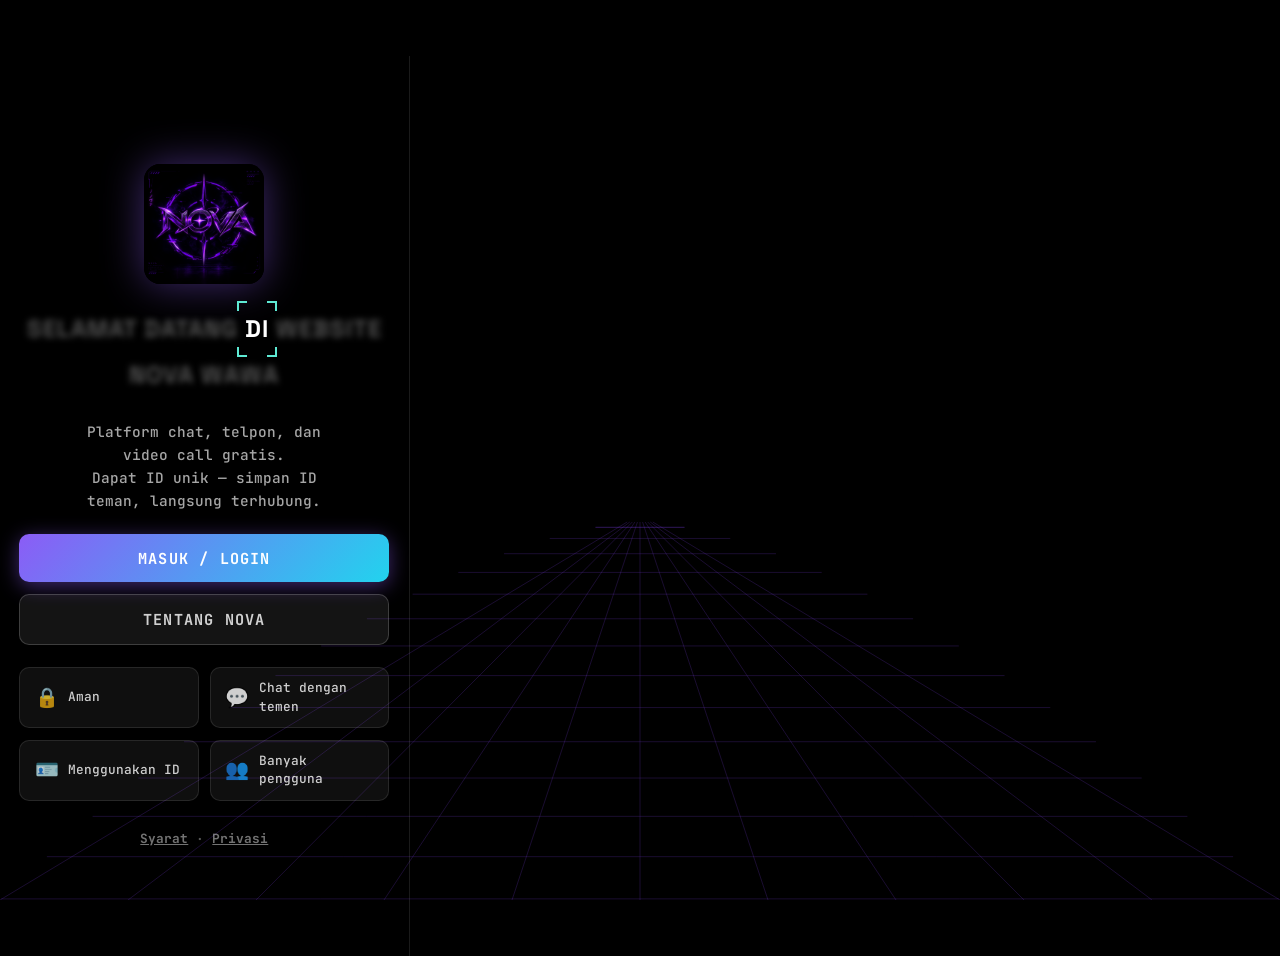
<file: index.html>
<!DOCTYPE html>
<html lang="id">
<head>
<meta charset="UTF-8"><meta name="viewport" content="width=device-width, initial-scale=1">
<script>try{var t=localStorage.getItem("nova_theme");if(t)document.documentElement.setAttribute("data-theme",t);var a=localStorage.getItem("nova_theme_acc"),a2=localStorage.getItem("nova_theme_acc2");if(a)document.documentElement.style.setProperty("--c-acc",a);if(a2)document.documentElement.style.setProperty("--c-acc2",a2);}catch(e){}</script>
<meta name="theme-color" content="#000000">
<title>NOVA WAWA</title>
<link rel="manifest" href="manifest.json"><link rel="apple-touch-icon" href="icon-192.png">
<link rel="preconnect" href="https://fonts.googleapis.com"><link href="https://fonts.googleapis.com/css2?family=Space+Grotesk:wght@500;700&family=JetBrains+Mono:wght@400;700&display=swap" rel="stylesheet">
<link rel="stylesheet" href="style.css">
</head>
<body data-page="landing">
<canvas id="grid-bg" aria-hidden="true"></canvas>
<main class="lhero">
  <div class="linner">
    <img src="logo.png" alt="" class="llogo" aria-hidden="true">
    <h1 class="ltitle" aria-label="Selamat Datang di Website Nova Wawa"></h1>
    <p class="ldesc">Platform chat, telpon, dan video call gratis.<br>Dapat ID unik — simpan ID teman, langsung terhubung.</p>
    <div class="lbtns">
      <a href="login.html" class="lbtn primary" id="enter">MASUK / LOGIN</a>
      <a href="about.html" class="lbtn ghost">TENTANG NOVA</a>
    </div>
    <div class="lfeats">
      <div class="lfeat"><span class="lfi">🔒</span><span>Aman</span></div>
      <div class="lfeat"><span class="lfi">💬</span><span>Chat dengan temen</span></div>
      <div class="lfeat"><span class="lfi">🪪</span><span>Menggunakan ID</span></div>
      <div class="lfeat"><span class="lfi">👥</span><span>Banyak pengguna</span></div>
    </div>
    <p class="legal-links"><a href="terms.html">Syarat</a> · <a href="privacy.html">Privasi</a></p>
  </div>
</main>
<script src="script.js"></script>
</body>
</html>
</file>
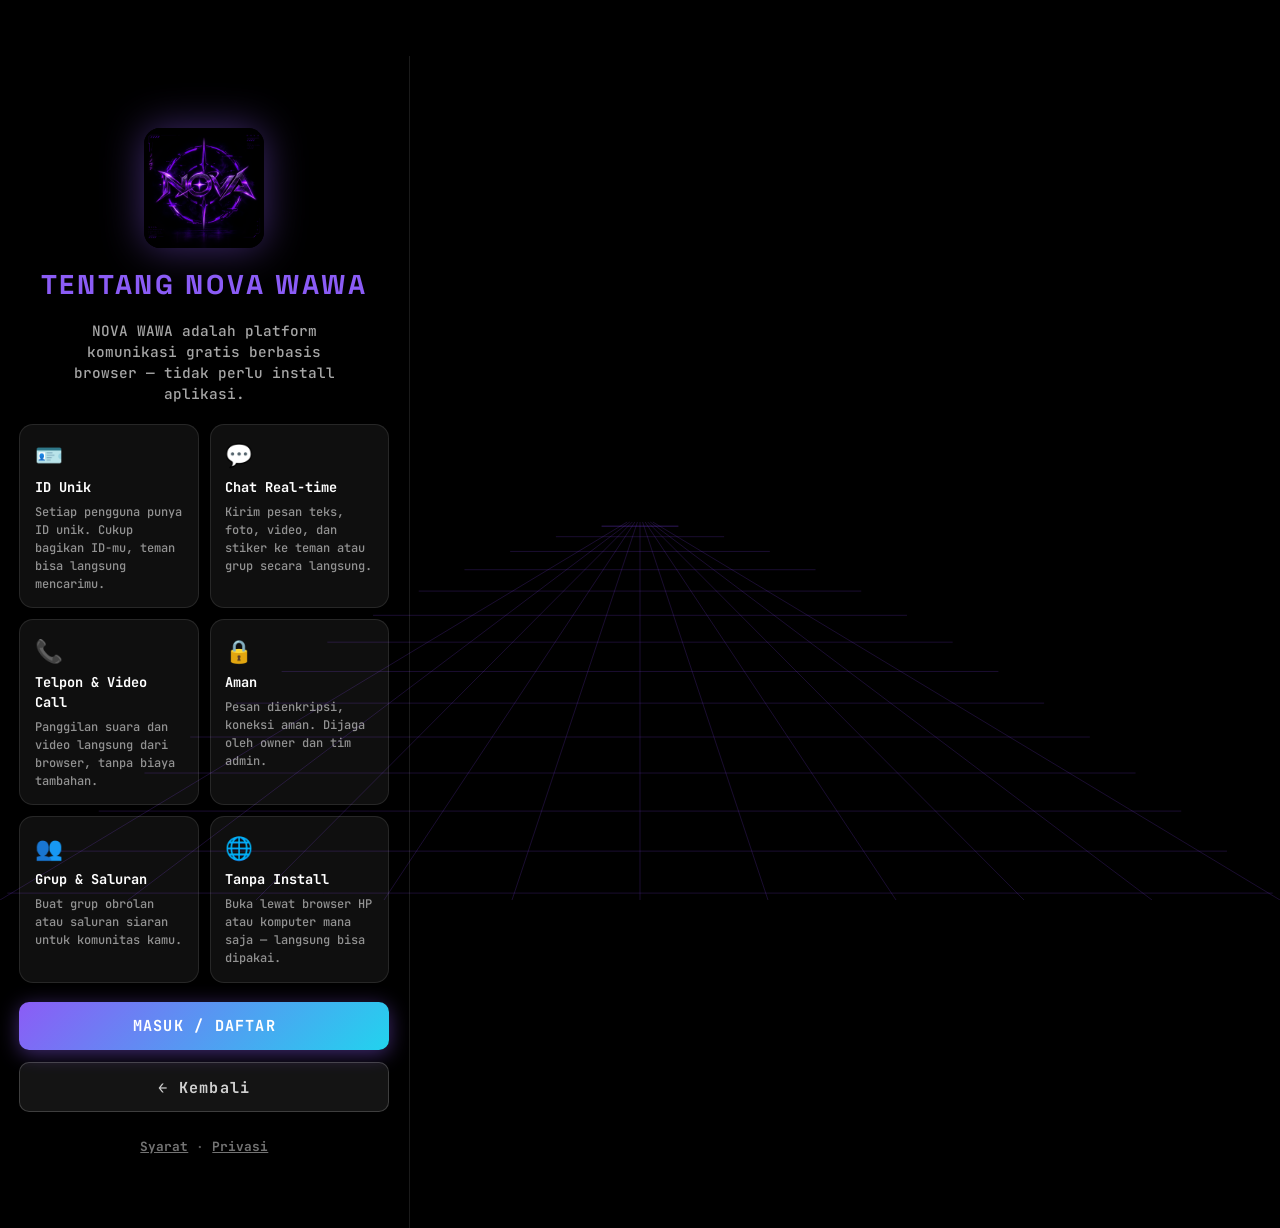
<file: about.html>
<!DOCTYPE html>
<html lang="id">
<head>
<meta charset="UTF-8"><meta name="viewport" content="width=device-width, initial-scale=1">
<script>try{var t=localStorage.getItem("nova_theme");if(t)document.documentElement.setAttribute("data-theme",t);var a=localStorage.getItem("nova_theme_acc"),a2=localStorage.getItem("nova_theme_acc2");if(a)document.documentElement.style.setProperty("--c-acc",a);if(a2)document.documentElement.style.setProperty("--c-acc2",a2);}catch(e){}</script>
<meta name="theme-color" content="#000000">
<title>Tentang NOVA WAWA</title>
<link rel="manifest" href="manifest.json"><link rel="apple-touch-icon" href="icon-192.png">
<link rel="preconnect" href="https://fonts.googleapis.com"><link href="https://fonts.googleapis.com/css2?family=Space+Grotesk:wght@500;700&family=JetBrains+Mono:wght@400;700&display=swap" rel="stylesheet">
<link rel="stylesheet" href="style.css">
</head>
<body data-page="about">
<canvas id="grid-bg" aria-hidden="true"></canvas>
<main class="lhero">
  <div class="linner about-inner">
    <img src="logo.png" alt="NOVA WAWA" class="llogo">
    <h1 class="about-title">TENTANG NOVA WAWA</h1>
    <p class="about-desc">NOVA WAWA adalah platform komunikasi gratis berbasis browser — tidak perlu install aplikasi.</p>

    <div class="about-cards">
      <div class="about-card">
        <span class="lfi">🪪</span>
        <b>ID Unik</b>
        <p>Setiap pengguna punya ID unik. Cukup bagikan ID-mu, teman bisa langsung mencarimu.</p>
      </div>
      <div class="about-card">
        <span class="lfi">💬</span>
        <b>Chat Real-time</b>
        <p>Kirim pesan teks, foto, video, dan stiker ke teman atau grup secara langsung.</p>
      </div>
      <div class="about-card">
        <span class="lfi">📞</span>
        <b>Telpon & Video Call</b>
        <p>Panggilan suara dan video langsung dari browser, tanpa biaya tambahan.</p>
      </div>
      <div class="about-card">
        <span class="lfi">🔒</span>
        <b>Aman</b>
        <p>Pesan dienkripsi, koneksi aman. Dijaga oleh owner dan tim admin.</p>
      </div>
      <div class="about-card">
        <span class="lfi">👥</span>
        <b>Grup & Saluran</b>
        <p>Buat grup obrolan atau saluran siaran untuk komunitas kamu.</p>
      </div>
      <div class="about-card">
        <span class="lfi">🌐</span>
        <b>Tanpa Install</b>
        <p>Buka lewat browser HP atau komputer mana saja — langsung bisa dipakai.</p>
      </div>
    </div>

    <div class="lbtns">
      <a href="login.html" class="lbtn primary">MASUK / DAFTAR</a>
      <a href="index.html" class="lbtn ghost">← Kembali</a>
    </div>
    <p class="legal-links"><a href="terms.html">Syarat</a> · <a href="privacy.html">Privasi</a></p>
  </div>
</main>
<script src="script.js"></script>
</body>
</html>
</file>
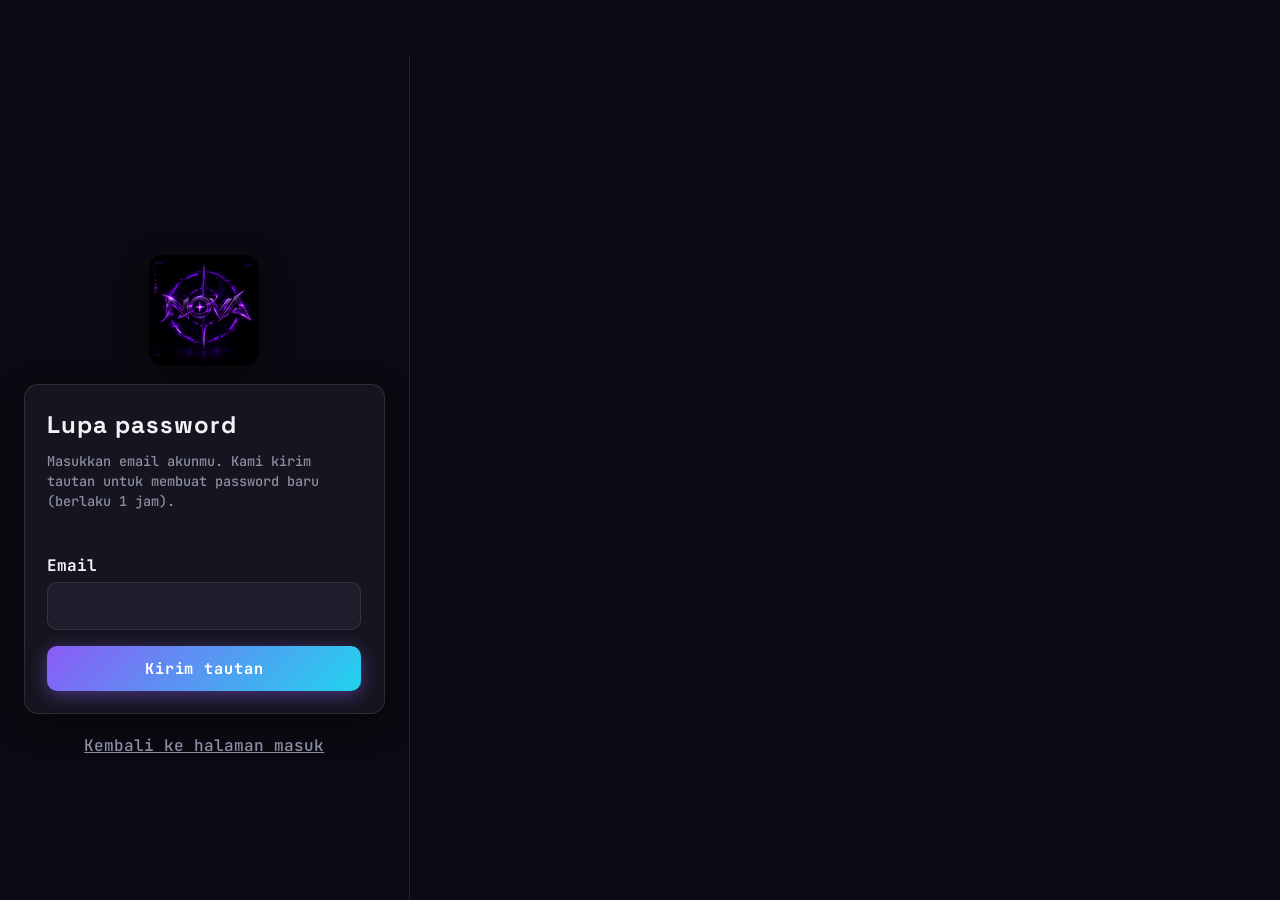
<file: forgot.html>
<!DOCTYPE html>
<html lang="id">
<head>
<meta charset="UTF-8"><meta name="viewport" content="width=device-width, initial-scale=1">
<script>try{var t=localStorage.getItem("nova_theme");if(t)document.documentElement.setAttribute("data-theme",t);var a=localStorage.getItem("nova_theme_acc"),a2=localStorage.getItem("nova_theme_acc2");if(a)document.documentElement.style.setProperty("--c-acc",a);if(a2)document.documentElement.style.setProperty("--c-acc2",a2);}catch(e){}</script>
<meta name="theme-color" content="#0a0a12">
<title>Lupa password - NOVA WAWA</title>
<link rel="manifest" href="manifest.json"><link rel="apple-touch-icon" href="icon-192.png">
<link rel="preconnect" href="https://fonts.googleapis.com"><link href="https://fonts.googleapis.com/css2?family=Space+Grotesk:wght@500;700&family=JetBrains+Mono:wght@400;700&display=swap" rel="stylesheet">
<link rel="stylesheet" href="style.css">
</head>
<body data-page="forgot">
<main class="center">
  <img src="logo.png" alt="NOVA WAWA" class="logo small">
  <section class="card">
    <h1 class="h1s">Lupa password</h1>
    <p class="sub left">Masukkan email akunmu. Kami kirim tautan untuk membuat password baru (berlaku 1 jam).</p>
    <p id="msg" class="msg" role="alert"></p>
    <form id="f-form">
      <label>Email<input type="email" name="email" required autocomplete="email"></label>
      <button class="btn" type="submit">Kirim tautan</button>
    </form>
  </section>
  <a href="login.html" class="link">Kembali ke halaman masuk</a>
</main>
<script src="script.js"></script>
</body>
</html>
</file>
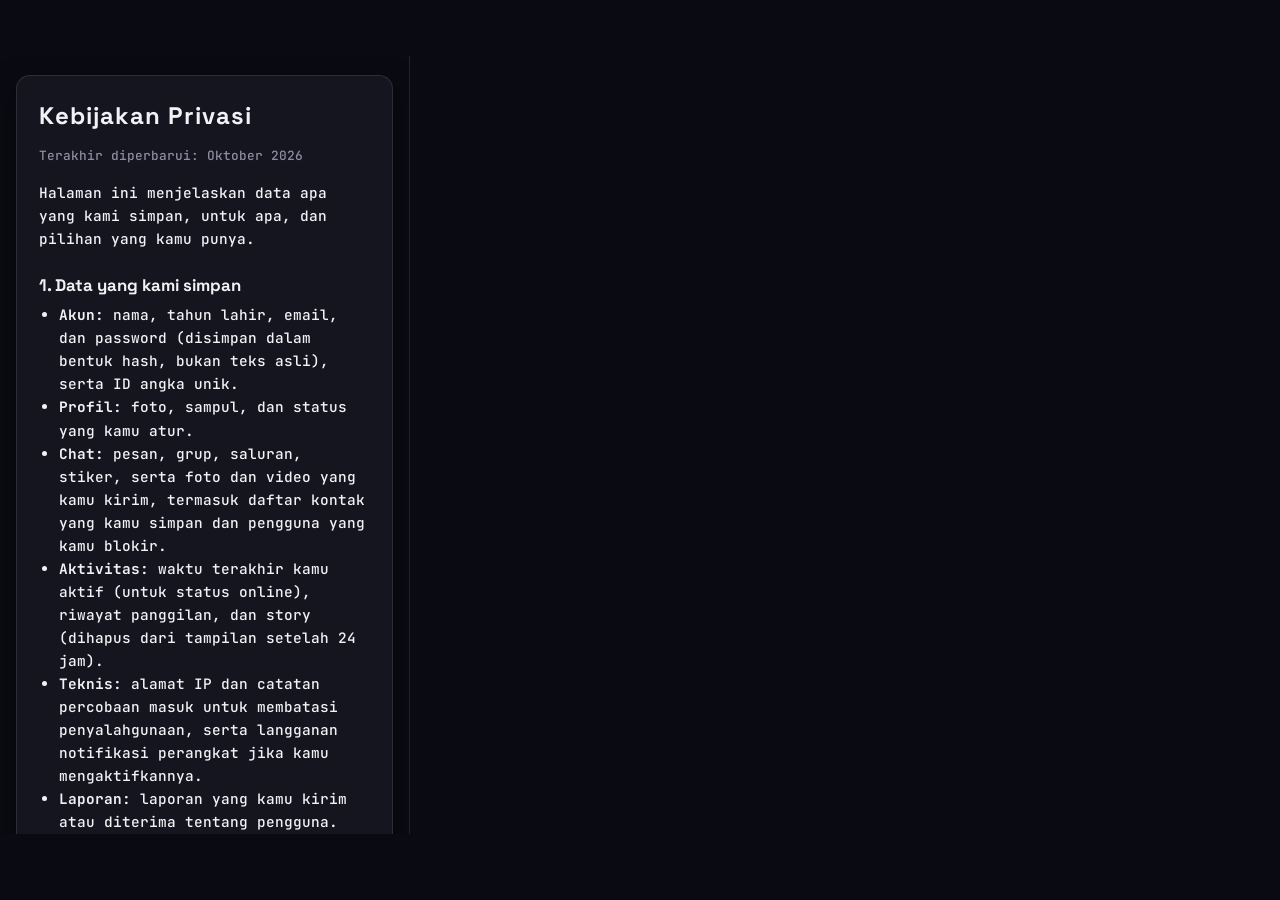
<file: privacy.html>
<!DOCTYPE html>
<html lang="id">
<head>
<meta charset="UTF-8"><meta name="viewport" content="width=device-width, initial-scale=1">
<script>try{var t=localStorage.getItem("nova_theme");if(t)document.documentElement.setAttribute("data-theme",t);var a=localStorage.getItem("nova_theme_acc"),a2=localStorage.getItem("nova_theme_acc2");if(a)document.documentElement.style.setProperty("--c-acc",a);if(a2)document.documentElement.style.setProperty("--c-acc2",a2);}catch(e){}</script>
<meta name="theme-color" content="#0a0a12">
<title>Kebijakan Privasi - NOVA WAWA</title>
<link rel="manifest" href="manifest.json"><link rel="apple-touch-icon" href="icon-192.png">
<link rel="preconnect" href="https://fonts.googleapis.com"><link href="https://fonts.googleapis.com/css2?family=Space+Grotesk:wght@500;700&family=JetBrains+Mono:wght@400;700&display=swap" rel="stylesheet">
<link rel="stylesheet" href="style.css">
</head>
<body data-page="privacy">
<main class="legalp">
  <article class="card legal">
    <h1 class="h1s">Kebijakan Privasi</h1>
    <p class="upd">Terakhir diperbarui: Oktober 2026</p>
    <p>Halaman ini menjelaskan data apa yang kami simpan, untuk apa, dan pilihan yang kamu punya.</p>
    <h2>1. Data yang kami simpan</h2>
    <ul>
      <li><b>Akun:</b> nama, tahun lahir, email, dan password (disimpan dalam bentuk hash, bukan teks asli), serta ID angka unik.</li>
      <li><b>Profil:</b> foto, sampul, dan status yang kamu atur.</li>
      <li><b>Chat:</b> pesan, grup, saluran, stiker, serta foto dan video yang kamu kirim, termasuk daftar kontak yang kamu simpan dan pengguna yang kamu blokir.</li>
      <li><b>Aktivitas:</b> waktu terakhir kamu aktif (untuk status online), riwayat panggilan, dan story (dihapus dari tampilan setelah 24 jam).</li>
      <li><b>Teknis:</b> alamat IP dan catatan percobaan masuk untuk membatasi penyalahgunaan, serta langganan notifikasi perangkat jika kamu mengaktifkannya.</li>
      <li><b>Laporan:</b> laporan yang kamu kirim atau diterima tentang pengguna.</li>
    </ul>
    <h2>2. Cara kami melindungi data</h2>
    <ul>
      <li>Password di-hash. Koneksi memakai HTTPS.</li>
      <li>Jika diaktifkan oleh pengelola, isi pesan dienkripsi di database. Ini <b>bukan enkripsi ujung ke ujung</b>: pengelola layanan secara teknis masih dapat mengakses kunci enkripsi.</li>
      <li>Foto dan video sekali lihat dihapus dari penyimpanan setelah dibuka. Kami tidak bisa mencegah penerima mengambil tangkapan layar.</li>
    </ul>
    <h2>3. Pihak ketiga</h2>
    <p>Kami memakai penyedia hosting (Vercel), database (Neon), penyimpanan foto dan video (Cloudinary, jika diaktifkan), layanan email (jika diaktifkan), dan layanan notifikasi milik browser (Google, Apple, atau Mozilla). Data yang diperlukan agar layanan itu berfungsi dapat diproses oleh mereka sesuai kebijakan masing-masing. Kami tidak menjual datamu dan tidak memakai iklan.</p>
    <h2>4. Pilihanmu</h2>
    <ul>
      <li>Atur siapa yang bisa melihat story dan status online di menu Profil.</li>
      <li>Blokir atau laporkan pengguna lewat menu chat.</li>
      <li>Ganti password kapan saja, dan matikan notifikasi kapan saja.</li>
      <li><b>Hapus akun:</b> di menu Profil. Semua data akunmu (profil, pesan yang kamu kirim, kontak, story, media, serta grup dan saluran milikmu) dihapus permanen.</li>
    </ul>
    <h2>5. Penyimpanan</h2>
    <p>Data disimpan selama akunmu aktif. Catatan percobaan masuk dihapus otomatis setelah sekitar satu hari. Setelah akun dihapus, data dihapus dari layanan kami; salinan cadangan penyedia database dapat bertahan sementara sesuai kebijakan mereka.</p>
    <h2>6. Anak-anak</h2>
    <p>Layanan ini ditujukan untuk pengguna berusia 13 tahun ke atas.</p>
    <h2>7. Perubahan dan kontak</h2>
    <p>Kebijakan ini dapat diperbarui, dan perubahan penting diumumkan lewat akun resmi NOVA WAWA. Pertanyaan tentang privasi dapat disampaikan lewat akun resmi tersebut.</p>
    <p class="note">Catatan untuk pengelola: halaman ini adalah draf umum, bukan nasihat hukum. Sesuaikan dengan layanan yang benar-benar kamu aktifkan, dan tambahkan alamat kontak resmi.</p>
  </article>
  <p class="legal-links"><a href="terms.html">Syarat Penggunaan</a> · <a href="privacy.html">Kebijakan Privasi</a> · <a href="index.html">Beranda</a></p>
</main>
<script src="script.js"></script>
</body>
</html>
</file>
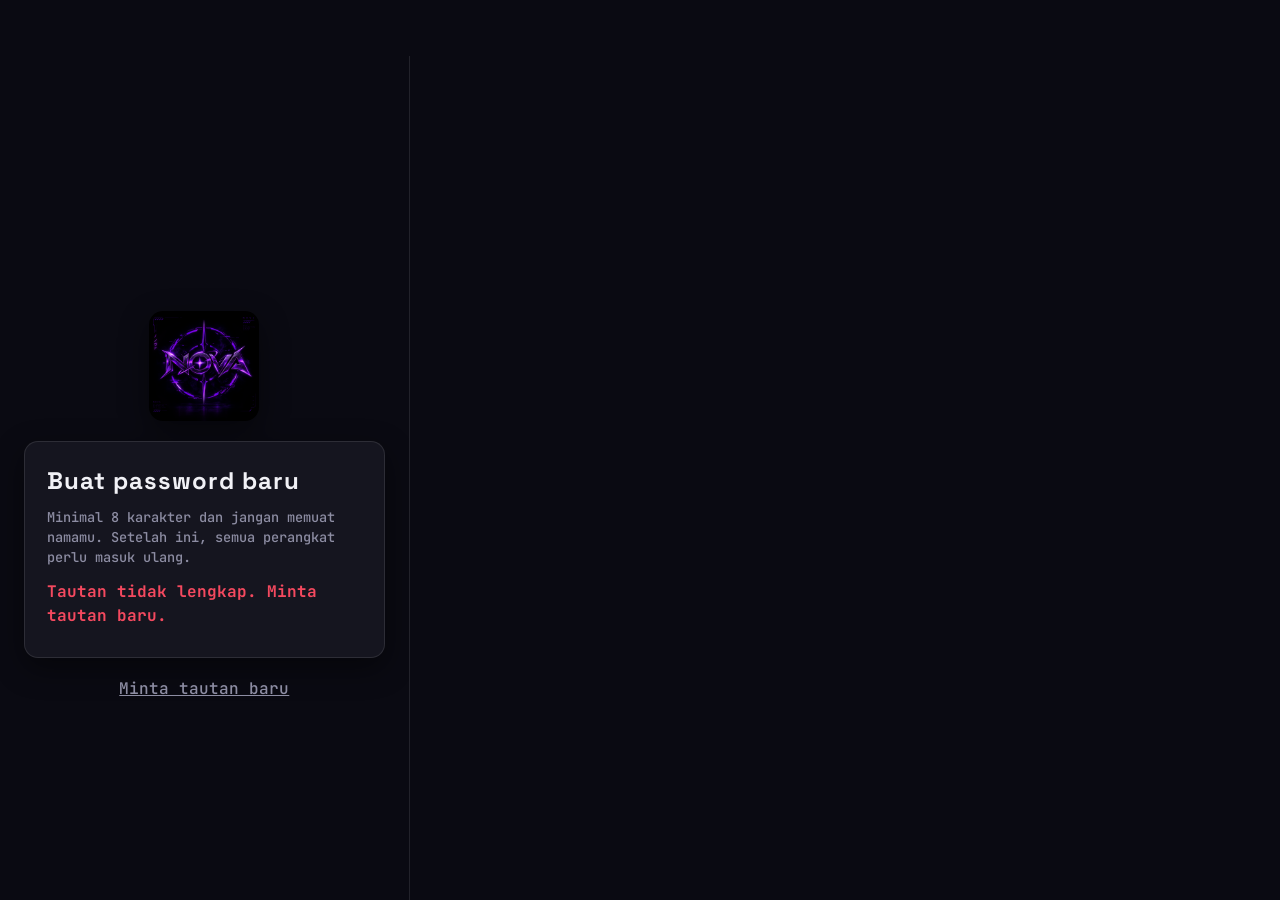
<file: reset.html>
<!DOCTYPE html>
<html lang="id">
<head>
<meta charset="UTF-8"><meta name="viewport" content="width=device-width, initial-scale=1">
<script>try{var t=localStorage.getItem("nova_theme");if(t)document.documentElement.setAttribute("data-theme",t);var a=localStorage.getItem("nova_theme_acc"),a2=localStorage.getItem("nova_theme_acc2");if(a)document.documentElement.style.setProperty("--c-acc",a);if(a2)document.documentElement.style.setProperty("--c-acc2",a2);}catch(e){}</script>
<meta name="theme-color" content="#0a0a12">
<title>Password baru - NOVA WAWA</title>
<link rel="manifest" href="manifest.json"><link rel="apple-touch-icon" href="icon-192.png">
<link rel="preconnect" href="https://fonts.googleapis.com"><link href="https://fonts.googleapis.com/css2?family=Space+Grotesk:wght@500;700&family=JetBrains+Mono:wght@400;700&display=swap" rel="stylesheet">
<link rel="stylesheet" href="style.css">
</head>
<body data-page="reset">
<main class="center">
  <img src="logo.png" alt="NOVA WAWA" class="logo small">
  <section class="card">
    <h1 class="h1s">Buat password baru</h1>
    <p class="sub left">Minimal 8 karakter dan jangan memuat namamu. Setelah ini, semua perangkat perlu masuk ulang.</p>
    <p id="msg" class="msg" role="alert"></p>
    <form id="r-form">
      <label>Password baru<input type="password" name="p1" minlength="8" required autocomplete="new-password"></label>
      <label>Ulangi password baru<input type="password" name="p2" minlength="8" required autocomplete="new-password"></label>
      <button class="btn" type="submit">Simpan password</button>
    </form>
    <a id="toLogin" href="login.html" class="btn" hidden>Masuk sekarang</a>
  </section>
  <a href="forgot.html" class="link">Minta tautan baru</a>
</main>
<script src="script.js"></script>
</body>
</html>
</file>
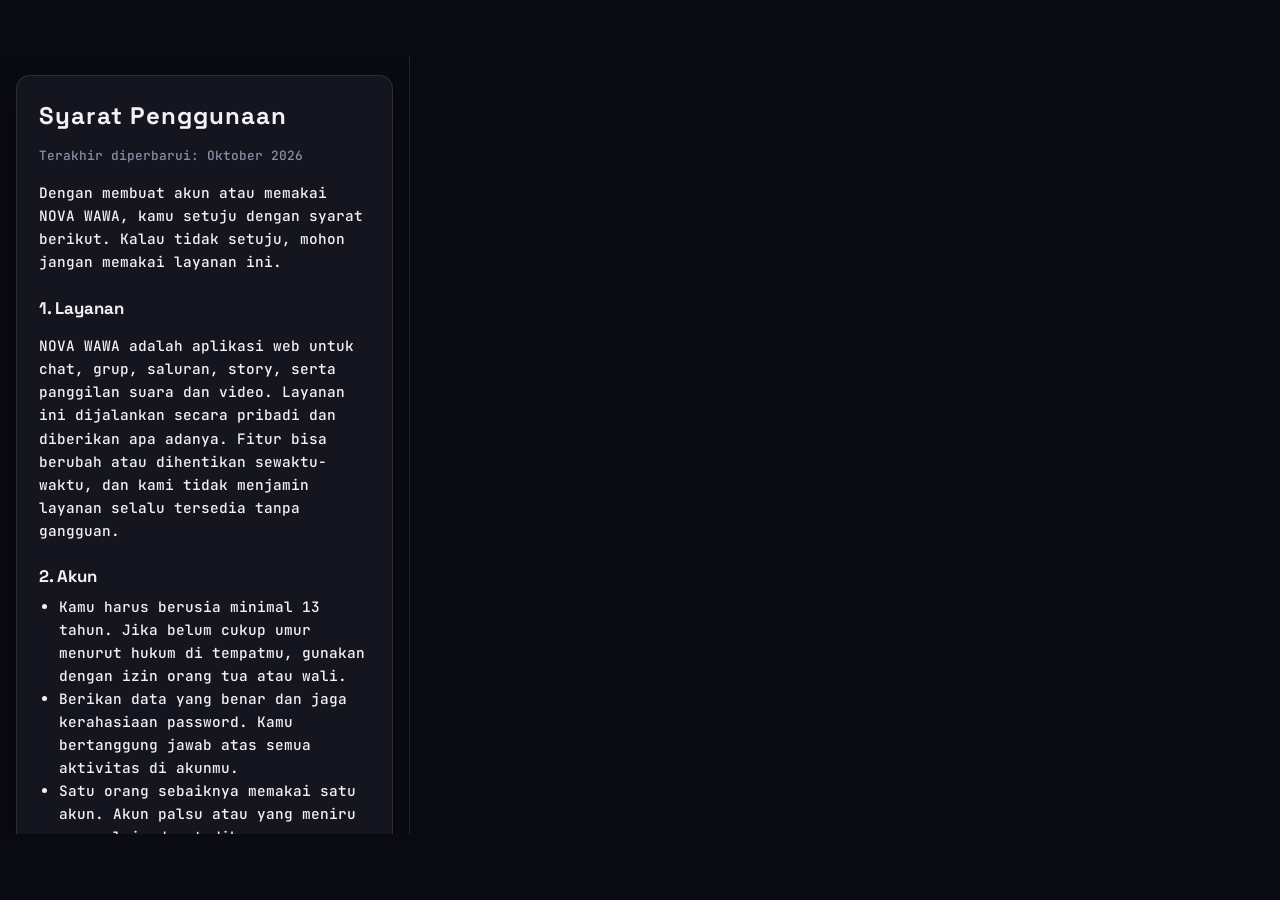
<file: terms.html>
<!DOCTYPE html>
<html lang="id">
<head>
<meta charset="UTF-8"><meta name="viewport" content="width=device-width, initial-scale=1">
<script>try{var t=localStorage.getItem("nova_theme");if(t)document.documentElement.setAttribute("data-theme",t);var a=localStorage.getItem("nova_theme_acc"),a2=localStorage.getItem("nova_theme_acc2");if(a)document.documentElement.style.setProperty("--c-acc",a);if(a2)document.documentElement.style.setProperty("--c-acc2",a2);}catch(e){}</script>
<meta name="theme-color" content="#0a0a12">
<title>Syarat Penggunaan - NOVA WAWA</title>
<link rel="manifest" href="manifest.json"><link rel="apple-touch-icon" href="icon-192.png">
<link rel="preconnect" href="https://fonts.googleapis.com"><link href="https://fonts.googleapis.com/css2?family=Space+Grotesk:wght@500;700&family=JetBrains+Mono:wght@400;700&display=swap" rel="stylesheet">
<link rel="stylesheet" href="style.css">
</head>
<body data-page="terms">
<main class="legalp">
  <article class="card legal">
    <h1 class="h1s">Syarat Penggunaan</h1>
    <p class="upd">Terakhir diperbarui: Oktober 2026</p>
    <p>Dengan membuat akun atau memakai NOVA WAWA, kamu setuju dengan syarat berikut. Kalau tidak setuju, mohon jangan memakai layanan ini.</p>
    <h2>1. Layanan</h2>
    <p>NOVA WAWA adalah aplikasi web untuk chat, grup, saluran, story, serta panggilan suara dan video. Layanan ini dijalankan secara pribadi dan diberikan apa adanya. Fitur bisa berubah atau dihentikan sewaktu-waktu, dan kami tidak menjamin layanan selalu tersedia tanpa gangguan.</p>
    <h2>2. Akun</h2>
    <ul>
      <li>Kamu harus berusia minimal 13 tahun. Jika belum cukup umur menurut hukum di tempatmu, gunakan dengan izin orang tua atau wali.</li>
      <li>Berikan data yang benar dan jaga kerahasiaan password. Kamu bertanggung jawab atas semua aktivitas di akunmu.</li>
      <li>Satu orang sebaiknya memakai satu akun. Akun palsu atau yang meniru orang lain dapat dihapus.</li>
    </ul>
    <h2>3. Hal yang dilarang</h2>
    <ul>
      <li>Spam, penipuan, phishing, atau menyebarkan tautan berbahaya.</li>
      <li>Pelecehan, ancaman, ujaran kebencian, atau mengganggu pengguna lain.</li>
      <li>Konten yang melanggar hukum, termasuk eksploitasi anak, kekerasan ekstrem, atau pornografi tanpa persetujuan.</li>
      <li>Membagikan konten yang bukan milikmu tanpa izin pemiliknya.</li>
      <li>Mencoba meretas, membebani, atau merusak layanan, atau mengakses akun orang lain.</li>
    </ul>
    <h2>4. Konten milikmu</h2>
    <p>Pesan, foto, video, dan stiker yang kamu kirim tetap milikmu. Kamu memberi kami izin menyimpan dan menampilkannya hanya agar layanan berjalan (misalnya mengirimkannya ke penerima). Kamu bertanggung jawab atas konten yang kamu kirim.</p>
    <h2>5. Moderasi</h2>
    <p>Kamu bisa memblokir pengguna dan melaporkan pelanggaran lewat menu di dalam chat. Owner layanan dapat memblokir atau menghapus akun, grup, dan saluran yang melanggar aturan ini. Owner tidak membaca isi chat pribadi sebagai bagian dari moderasi rutin, tetapi laporan yang kamu kirim dapat ditinjau.</p>
    <h2>6. Menghapus akun</h2>
    <p>Kamu dapat menghapus akunmu kapan saja di menu Profil. Penghapusan bersifat permanen dan tidak bisa dibatalkan.</p>
    <h2>7. Batas tanggung jawab</h2>
    <p>Layanan diberikan tanpa jaminan. Sejauh diizinkan hukum, pengelola tidak bertanggung jawab atas kerugian yang timbul dari penggunaan layanan, termasuk kehilangan data atau gangguan layanan.</p>
    <h2>8. Perubahan</h2>
    <p>Syarat ini dapat diubah. Perubahan penting akan diumumkan lewat akun resmi NOVA WAWA di aplikasi. Memakai layanan setelah perubahan berarti kamu menyetujuinya.</p>
    <h2>9. Kontak</h2>
    <p>Pertanyaan atau laporan dapat disampaikan lewat akun resmi NOVA WAWA di dalam aplikasi, atau fitur Laporkan di menu chat.</p>
    <p class="note">Catatan untuk pengelola: halaman ini adalah draf umum, bukan nasihat hukum. Sesuaikan dengan kondisi layanan dan hukum yang berlaku, dan tambahkan alamat kontak resmi.</p>
  </article>
  <p class="legal-links"><a href="terms.html">Syarat Penggunaan</a> · <a href="privacy.html">Kebijakan Privasi</a> · <a href="index.html">Beranda</a></p>
</main>
<script src="script.js"></script>
</body>
</html>
</file>
<file: style.css>
:root{--bg:#0a0a12;--surf:#15151f;--surf2:#1d1d2b;--bd:rgba(255,255,255,.1);--ink:#f1f1f6;--mut:#8d8da3;--acc:#8b5cf6;--acc2:#22d3ee;--red:#f4495f;--grn:#34d399;--blue:#22d3ee;--r:14px;--rs:10px;--sh:0 10px 30px rgba(0,0,0,.45)}
/* tema: Midnight Teal */
:root[data-theme="teal"]{--bg:#071414;--surf:#0e1f1e;--surf2:#15302e;--bd:rgba(255,255,255,.1);--acc:#10b981;--acc2:#2dd4bf}
/* tema: Sunset Ember */
:root[data-theme="ember"]{--bg:#140b08;--surf:#1f1310;--surf2:#2b1b16;--bd:rgba(255,255,255,.1);--acc:#f97316;--acc2:#fb7185}
/* tema: Rose Noir */
:root[data-theme="rose"]{--bg:#120a14;--surf:#1c1020;--surf2:#271530;--bd:rgba(255,255,255,.1);--acc:#ec4899;--acc2:#c084fc}
/* tema: Arctic Light (satu-satunya tema terang) */
:root[data-theme="light"]{--bg:#f3f5fb;--surf:#ffffff;--surf2:#eef1f8;--bd:rgba(15,23,42,.1);--ink:#15171f;--mut:#667;--acc:#3b82f6;--acc2:#0891b2}
:root[data-theme="light"] .ic.seal.blue{color:#0891b2}
/* tema: Custom — JS mengisi --acc/--acc2 lewat inline style di :root */
:root[data-theme="custom"]{--acc:var(--c-acc,#8b5cf6);--acc2:var(--c-acc2,#22d3ee)}
/* pemilih tema */
.theme-grid{display:grid;grid-template-columns:repeat(3,1fr);gap:.7rem;margin-top:.3rem}
.theme-sw{display:grid;justify-items:center;gap:.45rem;background:none;border:0;padding:0;cursor:pointer;color:var(--ink);font:700 .72rem "JetBrains Mono",monospace}
.theme-sw .tsw-dot{width:52px;height:52px;border-radius:50%;border:2px solid var(--bd);display:grid;grid-template-columns:1fr 1fr;overflow:hidden;transition:transform .15s,border-color .15s}
.theme-sw .tsw-dot i{display:block}
.theme-sw.sel .tsw-dot{border-color:var(--acc);transform:scale(1.08);box-shadow:0 0 0 3px color-mix(in srgb,var(--acc) 25%,transparent)}
.theme-sw:active .tsw-dot{transform:scale(.95)}
.theme-sw .tsw-cus{display:grid;place-items:center;font-size:1.3rem}
*{box-sizing:border-box}
html,body{margin:0;min-height:100%}
body{background:var(--bg);color:var(--ink);font:500 1rem/1.45 "JetBrains Mono",monospace}
h1,h2,.av,.pid{font-family:"Space Grotesk",sans-serif}
[hidden]{display:none!important}
button{color:inherit}
/* halaman masuk / landing */
.center{min-height:100dvh;display:flex;flex-direction:column;align-items:center;justify-content:center;gap:1.2rem;padding:1.5rem;text-align:center}
.logo{width:min(260px,70vw);border-radius:var(--r);box-shadow:var(--sh);background:#000}
.logo.small{width:110px}
h1{margin:0;font-size:clamp(2rem,9vw,3.4rem);letter-spacing:.14em}
.sub{max-width:34ch;color:var(--mut);margin:0}
.btn{display:inline-block;background:linear-gradient(135deg,var(--acc),var(--acc2));color:#fff;border:0;border-radius:var(--rs);box-shadow:0 4px 18px color-mix(in srgb,var(--acc) 45%,transparent);padding:.75rem 1.4rem;font:700 .95rem "JetBrains Mono",monospace;letter-spacing:.06em;cursor:pointer;text-decoration:none;transition:transform .15s,box-shadow .15s}
.btn:active{transform:scale(.97);box-shadow:0 2px 8px color-mix(in srgb,var(--acc) 30%,transparent)}
.btn:disabled{opacity:.5}
.btn.ghost{background:rgba(255,255,255,.06);color:var(--ink);box-shadow:none;border:1px solid var(--bd)}
.card{width:100%;max-width:420px;background:var(--surf);border:1px solid var(--bd);border-radius:var(--r);box-shadow:var(--sh);padding:1.4rem;text-align:left}
.tabs{display:flex;margin-bottom:1rem;background:var(--surf2);border:1px solid var(--bd);border-radius:var(--rs);padding:3px;gap:3px}
.tab{flex:1;background:transparent;border:0;border-radius:7px;padding:.6rem;font:700 1rem "JetBrains Mono",monospace;cursor:pointer;color:var(--mut);transition:background .2s,color .2s}
.tab.active{background:var(--acc);color:#fff}
form{display:flex;flex-direction:column;gap:1rem}
label{display:flex;flex-direction:column;gap:.3rem;font-weight:700}
input{border:1px solid var(--bd);background:var(--surf2);padding:.7rem;font:inherit;color:var(--ink);border-radius:var(--rs)}
input:focus-visible,button:focus-visible,.btn:focus-visible,.item:focus-visible{outline:2px solid var(--acc);outline-offset:2px}
.msg{color:var(--red);min-height:1.4em;margin:0 0 .5rem;font-weight:700}
.link{color:var(--mut)}
/* ikon */
.ic{width:1.35em;height:1.35em;flex:none;fill:none;stroke:currentColor;stroke-width:2.4;stroke-linecap:round;stroke-linejoin:round}
.ic.seal{width:1.05em;height:1.05em;margin-left:.3em;vertical-align:-.15em;color:var(--acc2)}
.ic.seal.red{color:var(--red)}
.ic.seal.gray{color:var(--mut)}
.ic.seal.yellow{color:#eab308}
.ic.seal.purple{color:#a855f7}
.btn .ic{width:1.15em;height:1.15em;margin-right:.45em;vertical-align:-.2em}
/* header */
.top{position:sticky;top:0;z-index:3;display:flex;align-items:center;gap:.6rem;min-height:56px;background:var(--surf);border-bottom:1px solid var(--bd);padding:.5rem 1rem}
.top h1{flex:1;margin:0;font-size:1.15rem;letter-spacing:.14em;text-transform:none}
.top.c{display:grid;grid-template-columns:42px 1fr 42px;gap:.4rem}
.top.c h1{grid-column:2;grid-row:1;text-align:center}
.top.c #hback{grid-column:1;grid-row:1}
.top.c #hnew{grid-column:3;grid-row:1}
.hb{display:grid;place-items:center;width:42px;height:42px;background:var(--surf2);border:1px solid var(--bd);border-radius:var(--rs);cursor:pointer;padding:0;flex:none;transition:transform .15s}
.hb:active{transform:scale(.92)}
.clock{display:flex;align-items:center;gap:.35rem;background:var(--surf2);border:1px solid var(--bd);border-radius:999px;padding:.15rem .6rem;font:700 .85rem "JetBrains Mono",monospace}
.clock .ic{width:1.1em;height:1.1em}
main{max-width:640px;margin:0 auto;padding:1rem 1rem 8rem}
/* pencarian + banner */
.row2{display:flex;gap:.6rem;margin-bottom:1rem;align-items:stretch}
.sbox{flex:1;min-width:0;display:flex;align-items:center;gap:.5rem;background:var(--surf2);border:1px solid var(--bd);border-radius:var(--rs);padding:0 .8rem}
.sbox .ic{color:var(--acc)}
.sbox:focus-within{outline:2px solid var(--acc);outline-offset:2px}
.sbox input{flex:1;min-width:0;border:0;background:transparent;padding:.75rem .2rem;outline:0}
.sbox.big{margin-bottom:1.2rem}
.rb{display:grid;place-items:center;width:52px;flex:none;background:var(--acc);color:#fff;border:0;border-radius:var(--rs);cursor:pointer;padding:0;transition:transform .15s}
.rb:active{transform:scale(.94)}
.ann{display:flex;align-items:stretch;background:var(--surf);border:1px solid var(--bd);border-radius:var(--rs);margin-bottom:1.1rem;overflow:hidden;font-size:.8rem}
.ann .ab{display:grid;place-items:center;width:44px;flex:none;background:var(--red);color:#fff}
.ann .clip{flex:1;min-width:0;overflow:hidden;white-space:nowrap;display:flex;align-items:center}
.ann .track{display:flex;width:max-content;animation:marq 26s linear infinite}
.ann .track span{padding:.5rem 2.5rem .5rem .8rem}
.ann .track span::after{content:"  ★";color:var(--acc);margin-left:1.2rem}
@keyframes marq{to{transform:translateX(-50%)}}
/* story bulat */
.stories{display:flex;gap:.9rem;overflow-x:auto;padding:.2rem .2rem 1rem}
.story{display:grid;justify-items:center;gap:.3rem;width:76px;flex:none;font:inherit;font-size:.7rem;background:none;border:0;color:var(--ink);cursor:pointer;padding:0}
.story span{max-width:76px;overflow:hidden;text-overflow:ellipsis;white-space:nowrap}
.rg{position:relative;padding:4px;border-radius:50%;border:2px dashed var(--bd)}
.rg.on{border:2px solid var(--acc);box-shadow:0 0 0 3px color-mix(in srgb,var(--acc) 22%,transparent)}
.story.plus .rg::after{content:"+";position:absolute;right:-6px;bottom:-6px;width:24px;height:24px;display:grid;place-items:center;background:var(--acc);color:#fff;border:2px solid var(--bg);border-radius:50%;font-weight:700}
.av{width:56px;height:56px;border-radius:50%;border:1px solid var(--bd);display:grid;place-items:center;font-weight:700;font-size:1.3rem;flex:none}
.av.ico{background:var(--acc);color:#fff}
.av.ico.channel{background:rgba(244,73,95,.22);color:var(--red)}
.av.ico .ic{width:1.5rem;height:1.5rem}
/* chip filter */
.chips{display:flex;gap:.5rem;overflow-x:auto;padding:.2rem .2rem 1rem}
.chips button{flex:none;display:flex;align-items:center;gap:.4rem;background:var(--surf2);border:1px solid var(--bd);border-radius:999px;padding:.35rem .9rem;font:700 .8rem "JetBrains Mono",monospace;cursor:pointer;color:var(--ink)}
.chips .ic{width:1.1em;height:1.1em}
.chips .on{background:var(--acc);color:#fff;border-color:var(--acc)}
/* daftar */
.list{list-style:none;margin:0;padding:0;display:grid;grid-template-columns:minmax(0,1fr);gap:.6rem}
.item{position:relative;display:flex;gap:.8rem;align-items:center;background:var(--surf);border:1px solid var(--bd);border-radius:var(--r);padding:.7rem;cursor:pointer;transition:transform .15s,background .15s}
.item:active{transform:scale(.98);background:var(--surf2)}
.item div{min-width:0}
.item .txt{flex:1}
.item b,.item small,.rhead b,.rhead small{display:block;overflow:hidden;text-overflow:ellipsis;white-space:nowrap}
.item small,.rhead small{color:var(--mut);font-size:.8rem}
.avw{position:relative;flex:none}
.on-dot{position:absolute;right:-2px;bottom:-2px;width:14px;height:14px;border-radius:50%;background:var(--grn);border:2px solid var(--bg)}
.meta{margin-left:auto;display:grid;justify-items:end;align-content:center;gap:.3rem;flex:none;font-size:.7rem;color:var(--mut);align-self:stretch}
.meta .ic{width:1.2em;height:1.2em}
.meta .miss{color:var(--red)}
.meta .pbtn{width:2rem;height:2rem;padding:.3rem;background:var(--acc);border:0;border-radius:50%;color:#fff}
.dot{background:var(--red);color:#fff;border:0;border-radius:999px;font-style:normal;font-size:.72rem;font-weight:700;padding:.15rem .45rem}
.hint{color:var(--mut);text-align:center;padding:.4rem}
.hint.l{text-align:left;margin:1.2rem 0 .6rem;padding:0}
/* pembaruan */
.sec{margin:.2rem 0 .8rem;font-size:1.5rem}
.sech{display:flex;align-items:center;justify-content:space-between;margin:1.6rem 0 .4rem}
.sech .sec{margin:0}
.pill{background:var(--surf2);border:1px solid var(--bd);border-radius:999px;padding:.4rem 1rem;font:700 .85rem "JetBrains Mono",monospace;cursor:pointer;transition:transform .15s}
.pill:active{transform:scale(.95)}
.pill.on{background:var(--acc);color:#fff;border-color:var(--acc)}
.sgrid{display:flex;gap:.8rem;overflow-x:auto;padding:.2rem .3rem .8rem}
.sc{position:relative;flex:none;width:132px;height:206px;border:1px solid var(--bd);border-radius:var(--r);box-shadow:var(--sh);background:#222 center/cover;color:#fff;cursor:pointer;padding:0;overflow:hidden;font:inherit;text-align:left}
.sc .av{position:absolute;left:8px;top:8px;width:46px;height:46px;font-size:1.1rem;z-index:1}
.sc .sct{position:absolute;inset:60px 10px 44px;margin:0;display:grid;place-items:center;text-align:center;font:700 .9rem "Space Grotesk",sans-serif;overflow:hidden;word-break:break-word}
.sc .scn{position:absolute;left:0;right:0;bottom:0;padding:1.6rem .6rem .5rem;background:linear-gradient(transparent,rgba(0,0,0,.85));font-weight:700;font-size:.8rem;white-space:nowrap;overflow:hidden;text-overflow:ellipsis}
.sc.empty{background:linear-gradient(165deg,var(--acc),color-mix(in srgb,var(--acc) 55%,black) 70%)}
.sc.empty::after{content:"+";position:absolute;left:34px;top:34px;width:24px;height:24px;display:grid;place-items:center;background:#fff;color:var(--acc);border-radius:50%;font-weight:700;z-index:2}
/* profil */
.pcard{background:var(--surf);border:1px solid var(--bd);border-radius:var(--r);box-shadow:var(--sh);margin-bottom:1.2rem;overflow:hidden}
.cover{position:relative;height:130px;background:linear-gradient(135deg,color-mix(in srgb,var(--acc) 60%,black),var(--acc) 60%,var(--acc2)) center/cover}
.cam{position:absolute;right:.6rem;top:.6rem;display:grid;place-items:center;width:44px;height:44px;padding:0;background:var(--surf);border:1px solid var(--bd);border-radius:50%;box-shadow:var(--sh);cursor:pointer}
.pbody{padding:0 1.2rem 1.2rem;display:grid;gap:.5rem;justify-items:center;text-align:center}
.pav{position:relative;margin-top:-56px}
.avbtn{background:none;border:0;padding:0;cursor:pointer;display:block}
.pav .av{width:112px;height:112px;font-size:2.4rem;border-width:4px;border-color:var(--bg);box-shadow:0 0 0 4px var(--acc),var(--sh)}
.vbc{position:absolute;right:-2px;bottom:2px;width:34px;height:34px;filter:drop-shadow(0 2px 3px rgba(0,0,0,.6))}
.nm{display:flex;align-items:center;gap:.3rem;font:700 1.3rem "Space Grotesk",sans-serif;max-width:100%}
.nm b{overflow:hidden;text-overflow:ellipsis;white-space:nowrap}
.nm .ic.seal{width:1.3rem;height:1.3rem;margin:0}
.pen{background:none;border:0;padding:.2rem;cursor:pointer}
.pid{font-size:1.1rem;font-weight:700;letter-spacing:.1em;color:var(--mut)}
.pstat{margin:0;font-weight:700}
.outline{width:100%;display:flex;align-items:center;justify-content:center;gap:.5rem;background:var(--surf2);border:1px solid var(--bd);border-radius:var(--rs);padding:.7rem;font:700 .95rem "JetBrains Mono",monospace;cursor:pointer;margin-top:.4rem;transition:transform .15s}
.outline:active{transform:scale(.97)}
.card2{display:flex;align-items:center;gap:1rem;width:100%;background:var(--surf);border:1px solid var(--bd);border-radius:var(--r);padding:.8rem 1rem;margin-bottom:.8rem;text-align:left;font:inherit;cursor:default}
.card2 .lead{width:1.7rem;height:1.7rem;color:var(--acc)}
.card2 span{flex:1;min-width:0}
.card2 b,.card2 small{display:block}
.card2 small{color:var(--mut);font-size:.74rem}
.setr{cursor:pointer;transition:transform .15s}
.setr:active{transform:scale(.98)}
.setr.out{background:rgba(244,73,95,.1);border-color:rgba(244,73,95,.35)}
.lab{margin:1.3rem 0 .6rem .2rem;color:var(--mut);font-size:.75rem;letter-spacing:.2em}
.swb{position:relative;flex:none;width:52px;height:30px;border:1px solid var(--bd);background:var(--surf2);border-radius:999px;cursor:pointer;padding:0}
.swb::after{content:"";position:absolute;top:3px;left:3px;width:20px;height:20px;border-radius:50%;background:var(--mut);transition:transform .15s,background .15s}
.swb[aria-checked="true"]{background:var(--acc);border-color:var(--acc)}
.swb[aria-checked="true"]::after{transform:translateX(22px);background:#fff}
/* ruang chat */
#room{position:fixed;inset:0;z-index:4;background:var(--bg);display:flex;flex-direction:column;max-width:640px;margin:0 auto;border:0 solid var(--bd);border-width:0 1px}
.rhead{display:flex;gap:.35rem;align-items:center;background:var(--surf);border-bottom:1px solid var(--bd);padding:.5rem}
.rhead .rt{flex:1;min-width:0}
.rhead button{display:grid;place-items:center;width:42px;height:42px;padding:0;background:transparent;border:0;border-radius:var(--rs);cursor:pointer;flex:none}
.rhead button:active{background:var(--surf2)}
.rhead #back{width:34px}
.rhead .av{width:42px;height:42px;font-size:1rem}
.rhead small.on{color:var(--grn);font-weight:700}
.msgs{flex:1;overflow:auto;padding:1rem;display:flex;flex-direction:column;gap:.7rem;background-color:var(--bg);background-image:radial-gradient(rgba(255,255,255,.05) 1.6px,transparent 1.7px);background-size:26px 26px}
.bub{max-width:80%;padding:.5rem .7rem;border:1px solid var(--bd);border-radius:16px;box-shadow:0 2px 8px rgba(0,0,0,.25);word-break:break-word;display:flex;flex-wrap:wrap;gap:.6rem;align-items:flex-end}
.bub.out{align-self:flex-end;background:linear-gradient(135deg,var(--acc),color-mix(in srgb,var(--acc) 75%,black));border-color:transparent;border-bottom-right-radius:4px;color:#fff}
.bub.in{align-self:flex-start;background:var(--surf2);border-bottom-left-radius:4px}
.bub time{font-size:.65rem;color:var(--mut)}
.bub.out time{color:rgba(255,255,255,.8)}
.bub .mt{display:flex;align-items:center;gap:.2rem;margin-left:auto;align-self:flex-end}
.bub .tk{width:1.05rem;height:1.05rem;stroke-width:3;color:var(--mut)}
.bub.out .tk{color:rgba(255,255,255,.8)}
.bub .tk.seen{color:var(--acc2)}
.bub .who{display:block;color:var(--acc2);font-weight:700;font-size:.7rem}
.composer{flex-direction:row;align-items:center;gap:.4rem;border-top:1px solid var(--bd);background:var(--surf);padding:.5rem}
.composer input{flex:1;min-width:0;border:1px solid var(--bd);background:var(--surf2);border-radius:999px;padding:.6rem 1rem}
.cb{display:grid;place-items:center;width:44px;height:44px;flex:none;padding:0;background:var(--surf2);border:1px solid var(--bd);border-radius:50%;cursor:pointer;transition:transform .15s}
.cb:active{transform:scale(.92)}
.cb.go,.cb.rec{background:var(--acc);color:#fff;border-color:transparent}
.tray{display:block;background:var(--surf);border-top:1px solid var(--bd);padding:.5rem;max-height:42dvh;overflow:auto}
.tray button{font-size:1.5rem;background:none;border:0;padding:.2rem .4rem;cursor:pointer}
/* FAB + navigasi */
.fab{display:grid;place-items:center;position:fixed;right:1rem;bottom:5.6rem;width:58px;height:58px;background:linear-gradient(135deg,var(--acc),var(--acc2));color:#fff;border:0;border-radius:50%;box-shadow:0 6px 22px color-mix(in srgb,var(--acc) 55%,transparent);cursor:pointer;z-index:3;padding:0;transition:transform .15s}
.fab .ic{width:1.9rem;height:1.9rem}
.fab:active{transform:scale(.93)}
.fab.t{bottom:9.4rem;width:48px;height:48px;right:1.4rem;background:var(--surf);color:var(--ink);box-shadow:var(--sh);border:1px solid var(--bd)}
.fab.t .ic{width:1.5rem;height:1.5rem}
.nav{position:fixed;left:0;right:0;bottom:0;z-index:3;display:flex;background:var(--surf);border-top:1px solid var(--bd)}
.nav button{flex:1;display:grid;justify-items:center;gap:.1rem;background:none;border:0;padding:.55rem .1rem;font:700 .66rem "JetBrains Mono",monospace;cursor:pointer;color:var(--mut)}
.nav .on{background:transparent;box-shadow:inset 0 2px 0 var(--acc);color:var(--acc)}
/* story viewer */
.sv{position:fixed;inset:0;z-index:11;background:#000;display:flex;flex-direction:column}
.svbar{display:flex;gap:.6rem;align-items:center;background:rgba(10,10,18,.85);border-bottom:1px solid var(--bd);padding:.6rem;font-weight:700}
.svbar span{flex:1;font-size:.8rem}
.svbar button{display:flex;align-items:center;gap:.3rem;background:rgba(255,255,255,.1);border:1px solid var(--bd);border-radius:999px;padding:.4rem .7rem;font:700 .72rem "JetBrains Mono",monospace;cursor:pointer;color:#fff}
#svbody{flex:1;display:grid;place-items:center;padding:1.5rem;text-align:center;font:700 1.6rem "Space Grotesk",sans-serif;cursor:pointer;overflow:hidden}
#svbody img{max-width:100%;max-height:100%}
/* kunci */
.lock{position:fixed;inset:0;z-index:20;background:var(--bg);display:flex;flex-direction:column;align-items:center;justify-content:center;gap:1rem;text-align:center;padding:2rem}
.lock h2{margin:0;letter-spacing:.08em}
.fp{display:grid;place-items:center;width:128px;height:128px;background:var(--surf2);border:1px solid var(--bd);border-radius:50%;box-shadow:var(--sh)}
.fp .ic{width:78px;height:78px;stroke-width:1.8;color:var(--acc)}
/* panggilan */
.ctrl{position:absolute;bottom:22px;left:0;right:0;display:flex;justify-content:center;gap:.6rem;flex-wrap:wrap}
.ctrl button{display:grid;place-items:center;width:58px;height:58px;padding:0;background:rgba(255,255,255,.12);border:1px solid rgba(255,255,255,.16);border-radius:50%;cursor:pointer;position:relative;color:#fff;backdrop-filter:blur(10px)}
.ctrl button .ic{width:1.6em;height:1.6em}
.ctrl button.off{background:rgba(255,255,255,.05);color:rgba(255,255,255,.5)}
.ctrl button.off::after{content:"";position:absolute;width:140%;height:2px;background:var(--red);transform:rotate(-45deg);left:-20%;top:calc(50% - 1px)}
.ctrl .danger{background:var(--red);color:#fff}
.ctrl .danger .ic{transform:rotate(135deg)}
/* splash */
.splash{position:fixed;inset:0;z-index:50;background:#000;display:flex;flex-direction:column;align-items:center;justify-content:center;gap:1.2rem;transition:opacity .35s}
.splash img{width:min(240px,62vw);border-radius:var(--r);box-shadow:0 0 50px color-mix(in srgb,var(--acc) 45%,transparent)}
.splash b{font:700 1.4rem "Space Grotesk",sans-serif;letter-spacing:.3em;color:var(--acc)}
.splash.out{opacity:0;pointer-events:none}
@media (prefers-reduced-motion:reduce){.ann .track{animation:none}.ann .track span:last-child{display:none}.splash{transition:none}.swb::after{transition:none}}

/* video 16:9 di atas kartu login */
.vbox{width:100%;max-width:420px;aspect-ratio:16/9;border:1px solid var(--bd);border-radius:var(--r);box-shadow:var(--sh);background:#000;overflow:hidden}
.vbox video{display:block;width:100%;height:100%;object-fit:cover}

/* halaman awal & about: dark, grid perspektif ala kayz.store */
body[data-page="landing"],body[data-page="about"]{background:#000;color:#fff;min-height:100dvh}
#grid-bg{position:fixed;inset:0;width:100%;height:100%;z-index:0;pointer-events:none}
.lhero{position:relative;z-index:1;min-height:100dvh;display:flex;align-items:center;justify-content:center;padding:2rem 1.2rem}
.linner{display:flex;flex-direction:column;align-items:center;text-align:center;gap:1.4rem;max-width:420px;width:100%}
.llogo{width:min(120px,28vw);border-radius:16px;box-shadow:0 0 40px color-mix(in srgb,var(--acc) 45%,transparent)}
.ldesc{margin:0;color:rgba(255,255,255,.65);font-size:.9rem;line-height:1.6;max-width:30ch}
.lbtns{display:flex;flex-direction:column;gap:.75rem;width:100%}
.lbtn{display:block;width:100%;padding:.85rem 1.2rem;font:700 .95rem "JetBrains Mono",monospace;letter-spacing:.08em;text-decoration:none;text-align:center;border-radius:var(--rs);transition:transform .15s,box-shadow .15s}
.lbtn.primary{background:linear-gradient(135deg,var(--acc),var(--acc2));color:#fff;box-shadow:0 4px 20px color-mix(in srgb,var(--acc) 45%,transparent)}
.lbtn.primary:active{transform:translateY(2px);box-shadow:0 2px 8px color-mix(in srgb,var(--acc) 30%,transparent)}
.lbtn.ghost{background:rgba(255,255,255,.08);color:rgba(255,255,255,.8);border:1.5px solid rgba(255,255,255,.18)}
.lbtn.ghost:active{background:rgba(255,255,255,.14)}
.lfeats{display:grid;grid-template-columns:1fr 1fr;gap:.7rem;width:100%}
.lfeat{display:flex;align-items:center;gap:.6rem;background:rgba(255,255,255,.06);border:1px solid rgba(255,255,255,.1);border-radius:var(--rs);padding:.7rem .9rem;font-size:.8rem;color:rgba(255,255,255,.8);text-align:left}
.lfi{font-size:1.2rem;flex:none}
body[data-page="landing"] .legal-links,body[data-page="about"] .legal-links{color:rgba(255,255,255,.35)}
body[data-page="landing"] .legal-links a,body[data-page="about"] .legal-links a{color:rgba(255,255,255,.45)}
/* about page */
.about-inner{gap:1.2rem;padding:2.5rem 0}
.about-title{font:700 clamp(1.2rem,5vw,1.7rem) "Space Grotesk",sans-serif;letter-spacing:.1em;color:var(--acc);margin:0}
.about-desc{margin:0;color:rgba(255,255,255,.65);font-size:.9rem;max-width:32ch}
.about-cards{display:grid;grid-template-columns:1fr 1fr;gap:.7rem;width:100%}
.about-card{background:rgba(255,255,255,.06);border:1px solid rgba(255,255,255,.1);border-radius:var(--r);padding:.9rem;text-align:left;display:flex;flex-direction:column;gap:.35rem}
.about-card .lfi{font-size:1.4rem}
.about-card b{color:#fff;font-size:.85rem}
.about-card p{margin:0;color:rgba(255,255,255,.55);font-size:.75rem;line-height:1.5}
/* animasi teks landing: bingkai sudut berpindah kata ke kata, kata non-aktif blur */
.ltitle{font:700 clamp(.9rem,4vw,1.5rem) "Space Grotesk",sans-serif;letter-spacing:.04em;margin:0;color:#fff;line-height:1.9;text-align:center;position:relative}
.tw-word{display:inline-block;color:rgba(255,255,255,.32);filter:blur(3px);transition:color .35s,filter .35s}
.tw-word.tw-active{color:#fff;filter:blur(0)}
.tw-frame{position:absolute;pointer-events:none;opacity:0;transition:left .45s cubic-bezier(.4,0,.2,1),top .45s cubic-bezier(.4,0,.2,1),width .45s cubic-bezier(.4,0,.2,1),height .45s cubic-bezier(.4,0,.2,1),opacity .3s}
.tw-frame.on{opacity:1}
.tw-c{position:absolute;width:10px;height:10px}
.tw-tl{top:0;left:0;border-top:2px solid #5eead4;border-left:2px solid #5eead4}
.tw-tr{top:0;right:0;border-top:2px solid #5eead4;border-right:2px solid #5eead4}
.tw-bl{bottom:0;left:0;border-bottom:2px solid #5eead4;border-left:2px solid #5eead4}
.tw-br{bottom:0;right:0;border-bottom:2px solid #5eead4;border-right:2px solid #5eead4}
@media (prefers-reduced-motion:reduce){.lbtn{transition:none}.tw-word{filter:none!important;color:#fff!important;transition:none}.tw-frame{display:none}}

/* dialog & toast bergaya NOVA (pengganti popup bawaan browser) */
textarea{border:1px solid var(--bd);background:var(--surf2);padding:.7rem;font:inherit;color:var(--ink);border-radius:var(--rs);resize:vertical;width:100%}
textarea:focus-visible{outline:2px solid var(--acc);outline-offset:2px}
.dlg-back{position:fixed;inset:0;z-index:30;background:rgba(0,0,0,.72);display:grid;place-items:center;padding:1rem;animation:fadein .2s}
.dlg{width:min(420px,100%);max-height:92dvh;overflow:auto;background:var(--surf);border:1px solid var(--bd);border-radius:var(--r);box-shadow:var(--sh);padding:1.2rem;animation:popin .35s cubic-bezier(.34,1.56,.64,1)}
.dlg h2{margin:0;font-size:1.4rem;letter-spacing:.04em}
.dlg-d{margin:0;color:var(--mut);font-size:.85rem}
.dlg-l{font-weight:700;font-size:.85rem}
.dlg-c{align-self:flex-end;color:var(--mut);font-size:.72rem;font-weight:500}
.dlg-e{margin:0;min-height:1.2em;color:var(--red);font-weight:700;font-size:.85rem}
.dlg-b{display:flex;gap:.7rem;justify-content:flex-end}
.dlg-b .btn{padding:.6rem 1.1rem}
.dlg-pick{display:grid;gap:.4rem;max-height:210px;overflow:auto;border:1px solid var(--bd);border-radius:var(--rs);background:var(--surf2);padding:.4rem}
.dlg-pick .pk{flex-direction:row;align-items:center;gap:.6rem;font-weight:500;padding:.2rem;cursor:pointer}
.dlg-pick .pk input{width:22px;height:22px;flex:none;accent-color:var(--acc);padding:0}
.dlg-pick .av{width:34px;height:34px;font-size:.95rem;border-width:2px}
.dlg-pick .pk span{overflow:hidden;text-overflow:ellipsis;white-space:nowrap}
.toast{position:fixed;left:50%;top:4.4rem;transform:translateX(-50%);z-index:40;max-width:90vw;background:var(--surf2);color:var(--ink);border:1px solid var(--bd);border-radius:999px;box-shadow:var(--sh);padding:.65rem 1.1rem;font-weight:700;font-size:.85rem;animation:toastin .3s cubic-bezier(.34,1.56,.64,1)}
@keyframes fadein{from{opacity:0}}
@keyframes popin{from{opacity:0;transform:translateY(30px) scale(.92)}}
@keyframes toastin{from{opacity:0;transform:translateX(-50%) translateY(-20px)}}
@media (prefers-reduced-motion:reduce){.dlg-back,.dlg,.toast{animation:none}}

/* panggilan ala WhatsApp */
.call,.incoming{position:fixed;inset:0;background:radial-gradient(circle at 50% 30%,#2a1a4a,#08080f 62%);color:#fff}
.call{z-index:9}
.incoming{z-index:10;display:grid;align-content:center;justify-items:center;gap:.5rem;text-align:center;padding:2rem}
.incoming h2,.cpeer h2{margin:.7rem 0 0;font-size:1.9rem}
.incoming p{margin:0;color:var(--acc2);font-weight:700;letter-spacing:.06em}
.inbtns{display:flex;gap:4rem;margin-top:3.5rem}
.rbtn{display:grid;justify-items:center;gap:.5rem;background:none;border:0;color:#fff;font:700 .85rem "JetBrains Mono",monospace;cursor:pointer}
.rbtn .bt{display:grid;place-items:center;width:72px;height:72px;border:0;border-radius:50%}
.rbtn .bt .ic{width:2rem;height:2rem}
.rbtn.yes .bt{background:var(--grn);color:#06281c}
.rbtn.no .bt{background:var(--red);color:#fff}
.rbtn.no .bt .ic{transform:rotate(135deg)}
#remote{position:absolute;inset:0;width:100%;height:100%;object-fit:cover;background:#000;display:none}
.call.vid #remote{display:block}
.cpeer{position:absolute;inset:0 0 130px;display:grid;align-content:center;justify-items:center;gap:.4rem;text-align:center;z-index:1}
.call.live .cpeer{display:none}
.cav .av{width:150px;height:150px;font-size:3.4rem;border:1px solid var(--bd);box-shadow:0 0 0 4px color-mix(in srgb,var(--acc) 30%,transparent),0 0 0 0 color-mix(in srgb,var(--acc) 50%,transparent)}
.call:not(.on) .cav .av,.incoming .cav .av{animation:ringp 1.6s ease-out infinite}
@keyframes ringp{to{box-shadow:0 0 0 4px color-mix(in srgb,var(--acc) 30%,transparent),0 0 0 34px transparent}}
#cstat{margin:0;color:var(--acc2);font-weight:700;font-size:1.1rem;letter-spacing:.08em}
.ctop{position:absolute;top:0;left:0;right:0;display:none;align-items:center;gap:.8rem;padding:.9rem 1rem 2rem;background:linear-gradient(rgba(0,0,0,.65),transparent);z-index:2}
.call.live .ctop{display:flex}
.ctop b{font-size:1.1rem}
.ctop span{color:var(--acc2);font-weight:700}
#local{position:absolute;top:70px;right:12px;width:110px;background:#000;border:2px solid rgba(255,255,255,.3);border-radius:var(--rs);touch-action:none;z-index:2;overflow:hidden}
.unm{position:absolute;left:50%;transform:translateX(-50%);bottom:130px;z-index:3;white-space:nowrap}
.ctrl{z-index:3}
.bub .tk.fail{color:var(--red)}
@media (prefers-reduced-motion:reduce){.call:not(.on) .cav .av,.incoming .cav .av{animation:none}}

/* penyusun story foto: caption + stiker */
.sc-back{position:fixed;inset:0;z-index:30;background:rgba(0,0,0,.75);display:grid;place-items:center;animation:fadein .2s}
.scmp{width:min(460px,100%);height:100dvh;max-height:100dvh;display:flex;flex-direction:column;background:var(--bg);color:var(--ink);border:0 solid var(--bd);border-width:0 1px}
.sc-bar{display:flex;align-items:center;gap:.6rem;background:var(--surf2);border-bottom:1px solid var(--bd);padding:.5rem .7rem}
.sc-bar b{flex:1;font-size:1.05rem}
.sc-bar .btn{padding:.5rem 1rem}
.sc-wrap{flex:1;min-height:0;overflow:auto;display:grid;place-items:center;padding:.8rem;background:var(--bg)}
.sc-stage{position:relative;display:inline-block;line-height:0;border:1px solid var(--bd);border-radius:var(--rs);overflow:hidden;background:#000;touch-action:none;max-width:100%}
.sc-stage>img{display:block;max-width:100%;max-height:46dvh;user-select:none;-webkit-user-drag:none}
.sc-cap{position:absolute;left:0;right:0;bottom:0;padding:.4em .5em;background:rgba(0,0,0,.75);color:#fff;text-align:center;font-weight:700;line-height:1.3;word-break:break-word;pointer-events:none}
.stk{position:absolute;transform:translate(-50%,-50%);height:auto;touch-action:none;cursor:grab;user-select:none;-webkit-user-drag:none}
.stk.sel{outline:2px dashed var(--acc);outline-offset:3px;background:color-mix(in srgb,var(--acc) 15%,transparent)}
.sc-tools{display:flex;gap:.5rem;align-items:center;padding:.5rem .7rem;background:var(--bg);border-top:1px solid var(--bd)}
.sc-tools .sp{flex:1}
.sc-tools .pill{padding:.35rem .8rem}
.sc-tools .pill:disabled{opacity:.4}
.sc-capin{padding:0 .7rem .6rem;background:var(--bg)}
.sc-capin input{width:100%}
.sc-tray{background:var(--surf2);border-top:1px solid var(--bd);padding:.5rem;max-height:30dvh;overflow:auto}
.sc-tabs{display:flex;gap:.5rem;margin-bottom:.5rem}
.sc-grid{display:grid;grid-template-columns:repeat(4,1fr);gap:.5rem}
.sc-grid .cell{position:relative}
.sc-grid .cell>button:first-child{width:100%;aspect-ratio:1;display:grid;place-items:center;background:var(--surf);border:1px solid var(--bd);border-radius:var(--rs);padding:.2rem;cursor:pointer}
.sc-grid .cell:active>button:first-child{background:color-mix(in srgb,var(--acc) 25%,transparent)}
.sc-grid img{width:100%;height:100%;object-fit:contain;pointer-events:none}
.sc-grid .rm{position:absolute;top:-6px;right:-6px;width:24px;height:24px;border-radius:50%;background:var(--red);color:#fff;border:2px solid var(--bg);font-weight:700;line-height:1;cursor:pointer;padding:0}
.sc-grid .addn{flex-direction:column;gap:.2rem;font-size:.7rem;font-weight:700;aspect-ratio:1;display:grid;place-items:center;align-content:center;background:color-mix(in srgb,var(--acc) 12%,transparent);border:2px dashed var(--acc);border-radius:var(--rs);cursor:pointer;color:var(--acc)}
.sc-grid .hint{grid-column:1/-1;margin:0}

/* panel emoji + stiker di chat, pembuat stiker */
.tp-tabs{display:flex;gap:.5rem;margin-bottom:.5rem}
.emo{display:grid;grid-template-columns:repeat(8,1fr);gap:.1rem}
.emo button{font-size:1.5rem}
.bub.sticker{background:none;border:0;box-shadow:none;padding:0;flex-direction:column;gap:.2rem}
.bub.sticker.out{align-items:flex-end}
.bub.sticker.in{align-items:flex-start}
.smsg{display:block;width:150px;height:150px;object-fit:contain}
.bub.sticker .mt{margin:0;background:rgba(0,0,0,.6);padding:.05rem .4rem;border-radius:999px}
.bub.sticker time{color:#fff}
.bub.sticker .tk{color:#fff}
.bub.sticker .tk.seen{color:var(--acc2)}
.mk-cv{width:min(300px,78vw);height:auto;aspect-ratio:1;background:conic-gradient(#242430 25%,#1a1a24 0 50%,#242430 0 75%,#1a1a24 0) 0 0/20px 20px;border:1px solid var(--bd);border-radius:var(--rs);touch-action:none;cursor:grab}
.mk-ctl{display:grid;gap:.6rem;padding:.7rem;background:var(--bg);border-top:1px solid var(--bd);overflow:auto;max-height:44dvh}
.mk-ctl label{gap:.2rem;font-size:.8rem}
.mk-ctl input[type=range]{padding:0;accent-color:var(--acc)}

/* lencana owner + panel owner */
.own{font-style:normal;font-size:.62rem;font-weight:700;background:var(--red);color:#fff;border-radius:4px;padding:0 .35rem;margin-left:.4rem;vertical-align:.1em;letter-spacing:.06em}
.own.cc{background:#d4a017;color:#1a1200}
.astats{display:grid;grid-template-columns:repeat(3,1fr);gap:.6rem;margin-bottom:.4rem}
.astat{background:var(--surf);border:1px solid var(--bd);border-radius:var(--r);padding:.6rem .3rem;text-align:center}
.astat b{display:block;font:700 1.5rem "Space Grotesk",sans-serif}
.astat small{font-size:.65rem;color:var(--mut)}
.ctit{font-size:.8rem}
.achart{display:flex;align-items:flex-end;gap:2px;height:70px;margin-bottom:.4rem}
.achart i{flex:1;min-width:2px;background:var(--acc,#3b82f6);border-radius:2px 2px 0 0;min-height:2px;opacity:.85}
.mnt{position:fixed;inset:0;z-index:99999;background:var(--bg,#0b0f17);color:var(--fg,#fff);display:flex;flex-direction:column;align-items:center;justify-content:center;gap:1rem;padding:2rem;text-align:center}
.mnt h2{margin:0}
.card2.col{flex-direction:column;align-items:stretch;gap:.7rem;cursor:default}
.arow{display:flex;gap:.6rem}
.arow .btn{flex:1;padding:.6rem .4rem}
.card2.col textarea,.card2.col input{width:100%}
.dlg .btn.full{width:100%;text-align:center}
#admin .sec{margin-top:1.4rem}

/* foto & video di chat dan status */
.bub.media{padding:.35rem}
.mbox{display:grid}
.mth{position:relative;display:block;padding:0;background:#000;border:1px solid var(--bd);border-radius:var(--rs);overflow:hidden;cursor:pointer;line-height:0}
.mth img{display:block;width:min(230px,58vw);max-height:320px;object-fit:cover}
.mth .pl{position:absolute;left:50%;top:50%;transform:translate(-50%,-50%);width:52px;height:52px;padding:.8rem;background:rgba(0,0,0,.65);border:2px solid #fff;border-radius:50%;fill:#fff;stroke:#fff;stroke-width:1}
.mth .dur{position:absolute;left:6px;bottom:6px;background:rgba(0,0,0,.7);color:#fff;padding:0 .35rem;font-size:.7rem;line-height:1.5;border-radius:4px}
.mprog{position:absolute;left:0;right:0;bottom:0;height:6px;background:rgba(255,255,255,.3)}
.mprog i{display:block;height:100%;width:0;background:var(--acc);transition:width .15s}
.mph{padding:.8rem 1rem;color:var(--mut);font-size:.8rem}
.mcap{margin:.3rem .2rem 0;line-height:1.35;word-break:break-word}
.once{display:flex;align-items:center;gap:.6rem;background:var(--surf2);border:1px dashed var(--bd);border-radius:var(--rs);padding:.7rem .8rem;font:700 .8rem "JetBrains Mono",monospace;cursor:pointer;text-align:left}
.once:disabled{opacity:.6;cursor:default}
.once .ic{width:1.6rem;height:1.6rem;color:var(--red)}
.mv{position:fixed;inset:0;z-index:35;background:#000;display:flex;flex-direction:column;color:#fff}
.mv-bar{display:flex;align-items:center;gap:.7rem;padding:.6rem}
.mv-bar b{flex:1;font-size:.9rem}
.mv-body{flex:1;min-height:0;display:grid;place-items:center;align-content:center;gap:.6rem;padding:.4rem}
.mv-body img,.mv-body video{max-width:100%;max-height:78dvh;object-fit:contain}
.mv-cap{margin:0;padding:.5rem 1rem;max-width:min(520px,100%);text-align:center;background:rgba(0,0,0,.72)}
.mc-prev{max-width:100%;max-height:48dvh;display:block;border:1px solid var(--bd);border-radius:var(--rs);background:#000}
.mc-hint{margin:0;font-size:.75rem;color:var(--mut)}
#svbody video{max-width:100%;max-height:100%}
#svbody .mv-cap{position:absolute;left:0;right:0;bottom:0;background:rgba(0,0,0,.75);color:#fff;font:700 1rem "JetBrains Mono",monospace}
.sc .pl{position:absolute;left:50%;top:50%;transform:translate(-50%,-50%);width:44px;height:44px;padding:.6rem;background:rgba(0,0,0,.6);border:2px solid #fff;border-radius:50%;fill:#fff;stroke:#fff;stroke-width:1;z-index:1}

/* status keamanan (panel owner) */
.sitem{background:var(--surf);border:1px solid var(--bd);border-left:4px solid var(--mut);border-radius:var(--r);padding:.5rem .8rem;display:grid;gap:.1rem}
.sitem.ok{border-left-color:var(--grn)}
.sitem.bad{border-left-color:var(--red)}
.sitem small{color:var(--mut);font-size:.75rem}

/* persetujuan, halaman hukum, pemulihan akun */
.chk{flex-direction:row;align-items:flex-start;gap:.6rem;font-weight:500;font-size:.8rem}
.chk input{width:22px;height:22px;flex:none;accent-color:var(--acc);padding:0}
.chk a,.legal-links a,.legal a{color:var(--acc);font-weight:700}
.legal-links{margin:.4rem 0 0;font-size:.8rem;color:var(--mut);text-align:center}
.h1s{font-size:1.5rem;letter-spacing:.04em;margin:0 0 .6rem}
.sub.left{text-align:left;max-width:none;margin:0 0 .8rem;font-size:.85rem}
.okmsg{color:var(--grn)}
.legalp{max-width:680px;margin:0 auto;padding:1.2rem 1rem 3rem}
.legal h2{font-size:1.05rem;margin:1.4rem 0 .4rem}
.legal p,.legal li{font-size:.9rem;line-height:1.6}
.legal ul{padding-left:1.2rem;margin:.3rem 0}
.legal .upd{color:var(--mut);font-size:.8rem}
.legal .note{margin-top:1.6rem;padding:.7rem;border:1px dashed var(--bd);border-radius:var(--rs);background:color-mix(in srgb,var(--acc) 8%,transparent);font-size:.8rem}
a.btn{text-decoration:none;text-align:center}

/* balas pesan */
.msgs{overflow-x:hidden}
.bub{touch-action:pan-y;transition:transform .12s;-webkit-touch-callout:none}
.bub.sw{transition:none}
.bub:focus-visible{outline:2px solid var(--acc2);outline-offset:2px}
@media (pointer:coarse){.bub{user-select:none;-webkit-user-select:none}}
.bub .quote{display:block;max-width:15rem;border-left:3px solid var(--acc);background:rgba(255,255,255,.06);border-radius:6px;padding:.25rem .5rem;margin:0 0 .35rem;cursor:pointer}
.bub .quote b{display:block;color:var(--acc);font-size:.7rem}
.bub .quote span{display:-webkit-box;-webkit-line-clamp:2;-webkit-box-orient:vertical;overflow:hidden;font-size:.8rem;color:var(--mut);word-break:break-word}
.vnb{display:flex;align-items:center;gap:.6rem;min-width:210px}
.vn-play{display:grid;place-items:center;width:38px;height:38px;flex:none;padding:0;border:0;border-radius:50%;background:var(--acc);color:#fff;cursor:pointer}
.vn-play .ic{width:1.1rem;height:1.1rem}
.vn-bar{flex:1;height:6px;border-radius:3px;background:rgba(128,128,128,.35);cursor:pointer;overflow:hidden}
.vn-bar i{display:block;height:100%;width:0;background:var(--acc2)}
.vn-t{font-size:.72rem;color:var(--mut);min-width:2.2rem;text-align:right}
.recbar{display:flex;align-items:center;gap:.6rem;border-top:1px solid var(--bd);background:var(--surf);padding:.5rem}
.recbar .rhint{flex:1;min-width:0;color:var(--mut);font-size:.8rem;white-space:nowrap;overflow:hidden;text-overflow:ellipsis}
.recbar .rdot{width:10px;height:10px;border-radius:50%;background:var(--red);animation:rdot 1s infinite}
@keyframes rdot{50%{opacity:.25}}
.composer.vrec{display:none}
.bub.deleted .delt{font-style:italic;color:var(--mut)}
.bub .quote.gone{cursor:default;border-left-color:var(--mut)}
.bub .quote.gone span{font-style:italic}
.bub.out .quote{background:rgba(255,255,255,.16);border-left-color:rgba(255,255,255,.65)}
.bub.out .quote b{color:rgba(255,255,255,.92)}
.bub.out .quote span{color:rgba(255,255,255,.78)}
.bub.flash{animation:bflash 1.1s}
@keyframes bflash{0%,65%{box-shadow:0 0 0 3px var(--acc2)}100%{box-shadow:0 2px 8px rgba(0,0,0,.25)}}
.replybar{display:flex;align-items:center;gap:.5rem;border-top:1px solid var(--bd);background:var(--bg);padding:.4rem .6rem}
.replybar[hidden]{display:none}
.replybar .rq{flex:1;min-width:0;border-left:3px solid var(--acc);padding:.1rem .6rem}
.replybar .rq b{display:block;color:var(--acc);font-size:.75rem}
.replybar .rq span{display:block;font-size:.85rem;color:var(--mut);white-space:nowrap;overflow:hidden;text-overflow:ellipsis}
@media (prefers-reduced-motion:reduce){.bub{transition:none}.bub.flash{animation:none;outline:2px solid var(--acc2)}}

.msearch{display:flex;align-items:center;gap:.5rem;padding:.4rem .6rem;border-bottom:1px solid var(--bd);background:var(--surf)}
.msearch input{flex:1;min-width:0;border:1px solid var(--bd);background:var(--surf2);border-radius:999px;padding:.5rem 1rem}
.msearch small{color:var(--mut);white-space:nowrap}
.bub[hidden]{display:none}
.mlist{align-content:start;place-items:start stretch;overflow:auto;padding:.8rem}
.mgrid{display:grid;grid-template-columns:repeat(3,1fr);gap:.3rem}
.mgrid button{padding:0;border:0;background:var(--surf2);aspect-ratio:1;border-radius:var(--rs);overflow:hidden;cursor:pointer}
.mgrid img{width:100%;height:100%;object-fit:cover;max-height:none}
.llist{display:grid;gap:.4rem}
.llist a{color:var(--acc2);overflow-wrap:anywhere}

.rinfo{background:var(--bg);color:var(--ink)}
.rinfo .mv-bar{background:var(--surf)}
.rbody{flex:1;min-height:0;overflow:auto;padding-bottom:2rem}
.rhero{display:grid;justify-items:center;gap:.4rem;padding:1.2rem 1rem .6rem;text-align:center}
.rhero .av,.rhero .chav{width:96px;height:96px;font-size:2.2rem}
.rhero h2{margin:.3rem 0 0;font-size:1.3rem}
.rhero small{color:var(--mut)}
.rabout{margin:.2rem 0 0;max-width:34rem;color:var(--mut);font-size:.9rem;overflow-wrap:anywhere}
.rqa{display:flex;justify-content:center;flex-wrap:wrap;gap:.6rem;padding:.6rem 1rem}
.qa{display:grid;justify-items:center;gap:.3rem;min-width:76px;padding:.7rem .5rem;border:1px solid var(--bd);background:var(--surf);color:var(--ink);border-radius:var(--r);cursor:pointer;font-size:.8rem}
.qa .ic{width:1.3rem;height:1.3rem}
.rtabs{display:flex;border-bottom:1px solid var(--bd);margin-top:.4rem;position:sticky;top:0;background:var(--bg);z-index:1}
.rtabs button{flex:1;padding:.8rem .4rem;background:none;border:0;border-bottom:2px solid transparent;color:var(--mut);font-weight:700;cursor:pointer}
.rtabs button.on{color:var(--acc2);border-bottom-color:var(--acc2)}
.rpane{padding:.6rem 1rem}
.mlist2{display:grid;gap:.2rem}
.mrow{display:flex;align-items:center;gap:.7rem;width:100%;padding:.5rem .3rem;background:none;border:0;border-radius:var(--rs);color:var(--ink);text-align:left;cursor:pointer}
.mrow:disabled{cursor:default}
.mrow span{flex:1;min-width:0}
.mrow .av{width:40px;height:40px}
.rset{display:grid;gap:.5rem}
.rset button{padding:.85rem 1rem;text-align:left;background:var(--surf);border:1px solid var(--bd);border-radius:var(--rs);color:var(--ink);cursor:pointer}
.rset button.danger{color:var(--red)}
.qrimg{width:min(80vw,320px);height:auto;image-rendering:pixelated;border-radius:var(--rs)}

/* ===== Mode komputer (layar lebar): daftar di kiri, chat di kanan ===== */
.deskempty{display:none}
@media (min-width:900px){
  :root{--sbw:clamp(340px,32vw,440px)}
  .top{position:fixed;top:0;left:0;width:var(--sbw);box-sizing:border-box}
  main{position:fixed;top:56px;bottom:66px;left:0;width:var(--sbw);max-width:none;margin:0;padding:.8rem;box-sizing:border-box;overflow-y:auto;border-right:1px solid var(--bd)}
  .nav{right:auto;width:var(--sbw);box-sizing:border-box;border-right:1px solid var(--bd)}
  .fab{right:auto;left:calc(var(--sbw) - 58px - 1rem);bottom:5.2rem}
  .fab.t{right:auto;left:calc(var(--sbw) - 48px - 1.4rem);bottom:9rem}
  #room{left:var(--sbw);right:0;max-width:none;margin:0;border-width:0;z-index:2}
  #room .rhead #back{display:none}
  .msgs{padding:1.2rem 2rem}
  .bub{max-width:min(80%,560px)}
  .composer{padding:.7rem 1.2rem}
  .deskempty{position:fixed;left:var(--sbw);right:0;top:0;bottom:0;display:grid;place-content:center;justify-items:center;gap:.6rem;text-align:center;color:var(--mut);background:var(--bg)}
  .deskempty img{width:96px;height:96px;border-radius:22px;opacity:.9}
  .deskempty h2{margin:.2rem 0 0;color:var(--ink);letter-spacing:.14em}
  #room:not([hidden]) ~ .deskempty{display:none}
  .row,.list>li{cursor:pointer}
}

.mn{color:var(--acc2);font-weight:700}
.bub .ed{color:var(--mut);font-style:italic;margin-right:.4rem;font-size:.7rem}
.bub.out .ed{color:rgba(255,255,255,.75)}
.rx{flex-basis:100%;display:flex;flex-wrap:wrap;gap:.3rem}
.rxc{padding:.1rem .45rem;border:1px solid var(--bd);border-radius:999px;background:var(--surf2);color:var(--ink);font-size:.8rem;cursor:pointer}
.rxc.me{border-color:var(--acc2);background:color-mix(in srgb,var(--acc2) 18%,transparent)}
.pinbar{display:flex;align-items:center;gap:.4rem;padding:.3rem .6rem;border-bottom:1px solid var(--bd);background:var(--surf)}
.pinbar .pint{flex:1;min-width:0;display:flex;align-items:center;gap:.5rem;background:none;border:0;color:var(--ink);text-align:left;cursor:pointer;padding:.3rem}
.pinbar .pint span{overflow:hidden;text-overflow:ellipsis;white-space:nowrap;font-size:.85rem}
.pinbar .hb{width:34px;height:34px}

.pollb{display:grid;gap:.4rem;min-width:230px;width:100%}
.pq{font-size:.95rem;overflow-wrap:anywhere}
.po{position:relative;display:flex;justify-content:space-between;gap:.6rem;align-items:center;padding:.5rem .7rem;border:1px solid var(--bd);border-radius:var(--rs);background:rgba(128,128,128,.15);color:inherit;text-align:left;cursor:pointer;overflow:hidden}
.po i{position:absolute;inset:0 auto 0 0;background:color-mix(in srgb,var(--acc2) 30%,transparent);z-index:0;transition:width .3s}
.po span,.po small{position:relative;z-index:1}
.po.me{border-color:var(--acc2)}
.pot{overflow-wrap:anywhere}
.pon{white-space:nowrap;opacity:.8}
.pot2{opacity:.7}
.onl{display:block;color:var(--grn);font-weight:700;font-size:.72rem}
</file>
